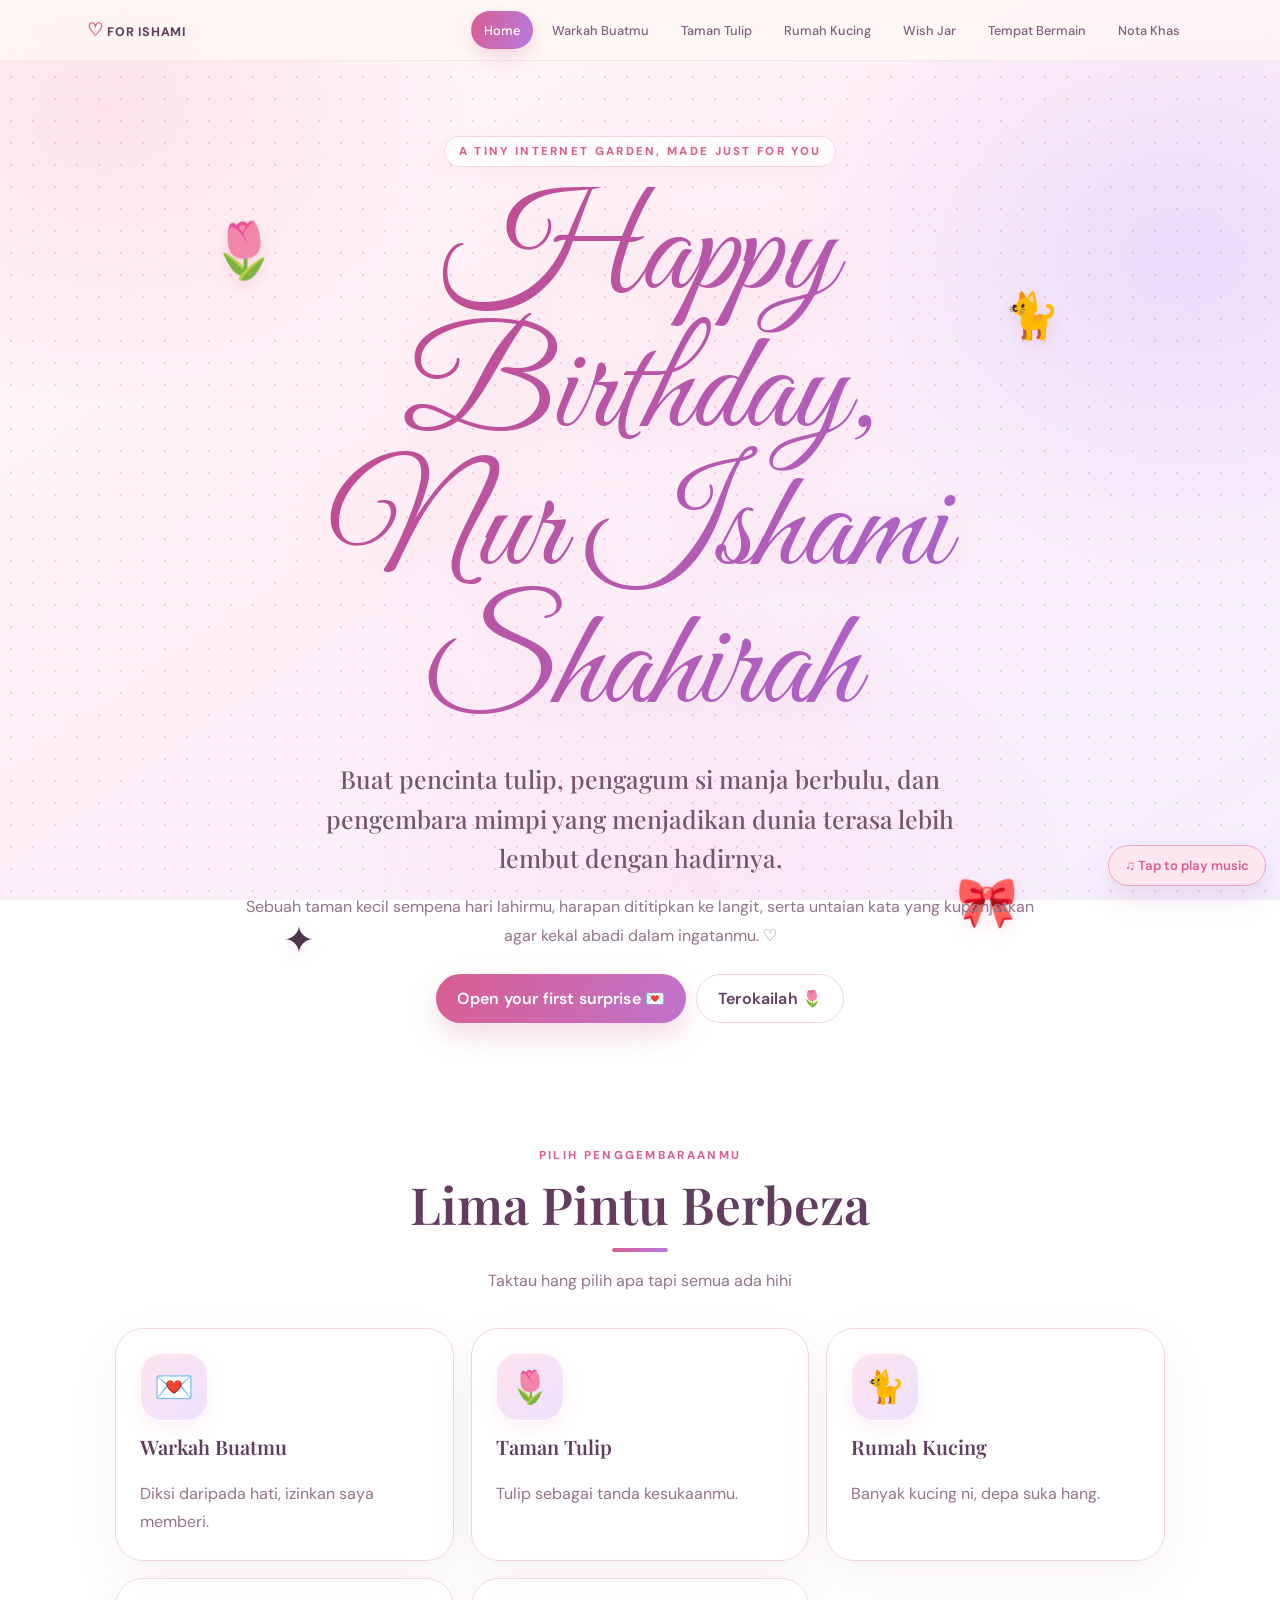
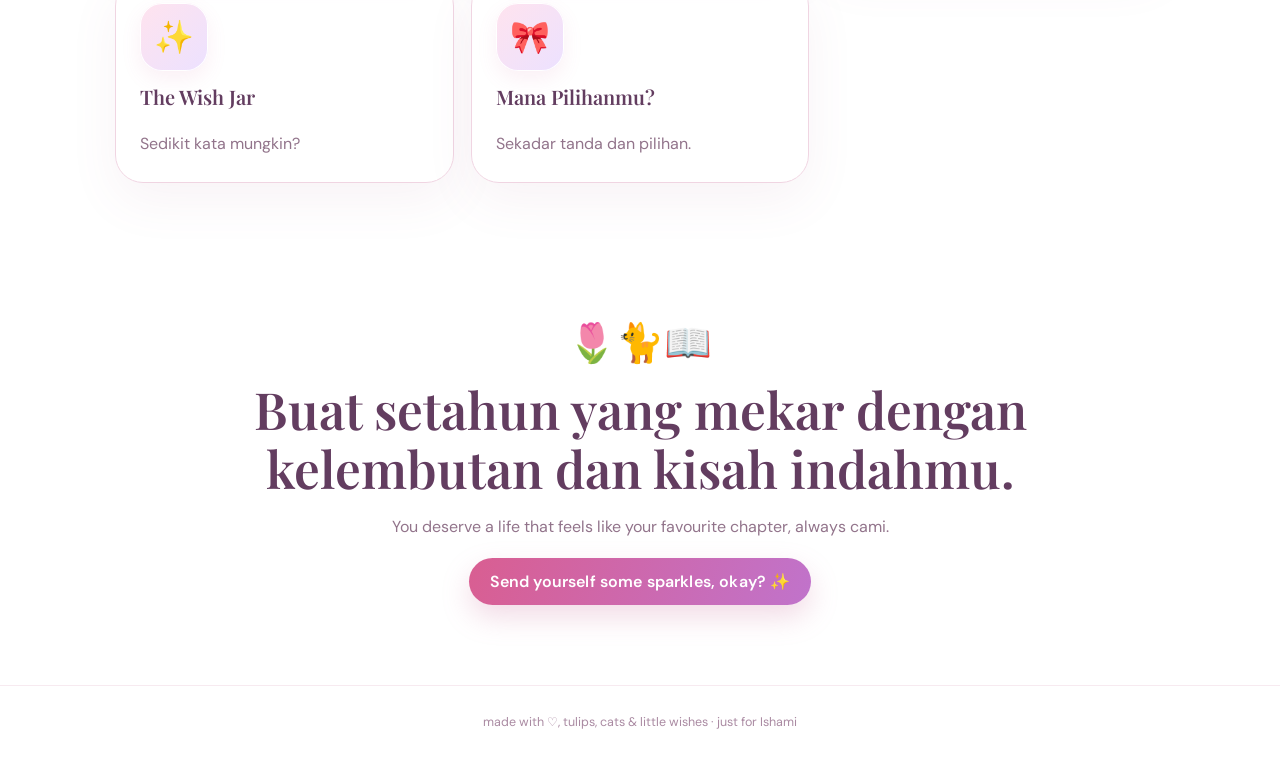
<file: index.html>
<!doctype html>
<html lang="en"><head><meta charset="utf-8"><meta name="viewport" content="width=device-width,initial-scale=1,viewport-fit=cover"><meta name="theme-color" content="#fff4f8"><meta name="description" content="Taman yang indah, seindah namamu."><title>A Birthday Garden | For Ishami ♡</title><link rel="icon" type="image/svg+xml" href="favicon.svg"><link rel="icon" href="favicon.ico" sizes="any"><link rel="apple-touch-icon" href="apple-touch-icon.png"><script src="music.js"></script><link rel="stylesheet" href="style.css"></head><body>
<div class="topbar"><nav class="nav"><a class="brand" href="index.html"><span>♡</span> for Ishami</a><div class="navlinks"><a class="active" href="index.html" aria-current="page">Home</a><a class="" href="letter.html">Warkah Buatmu</a><a class="" href="garden.html">Taman Tulip</a><a class="" href="cats.html">Rumah Kucing</a><a class="" href="wishes.html">Wish Jar</a><a class="" href="adventure.html">Tempat Bermain</a><a class="" href="messages.html">Nota Khas</a></div></nav></div>

<main>
<header class="hero wrap"><span class="float f1">🌷</span><span class="float f2">🐈</span><span class="float f3">✦</span><span class="float f4">🎀</span>
<div class="hero-inner"><div class="eyebrow">a tiny internet garden, made just for you</div><h1>Happy Birthday,<br>Nur Ishami Shahirah</h1><p class="lead">Buat pencinta tulip, pengagum si manja berbulu, dan pengembara mimpi yang menjadikan dunia terasa lebih lembut dengan hadirnya.</p><p class="muted">Sebuah taman kecil sempena hari lahirmu, harapan dititipkan ke langit, serta untaian kata yang kupanjatkan agar kekal abadi dalam ingatanmu. ♡</p><div class="actions"><a class="btn" href="letter.html">Open your first surprise 💌</a><a class="btn secondary" href="garden.html">Terokailah 🌷</a></div></div></header>
<section class="section wrap"><div class="section-head"><div class="kicker">Pilih Penggembaraanmu</div><h2>Lima Pintu Berbeza</h2><p class="muted">Taktau hang pilih apa tapi semua ada hihi</p></div><div class="grid">
<a class="card" href="letter.html"><span class="big">💌</span><h3>Warkah Buatmu</h3><p>Diksi daripada hati, izinkan saya memberi.</p></a>
<a class="card" href="garden.html"><span class="big">🌷</span><h3>Taman Tulip</h3><p>Tulip sebagai tanda kesukaanmu.</p></a>
<a class="card" href="cats.html"><span class="big">🐈</span><h3>Rumah Kucing</h3><p>Banyak kucing ni, depa suka hang.</p></a>
<a class="card" href="wishes.html"><span class="big">✨</span><h3>The Wish Jar</h3><p>Sedikit kata mungkin?</p></a>
<a class="card" href="wishes.html#quiz"><span class="big">🎀</span><h3>Mana Pilihanmu?</h3><p>Sekadar tanda dan pilihan.</p></a>
</div></section><section class="endcap wrap"><div class="end-emoji">🌷🐈📖</div><h2>Buat setahun yang mekar dengan kelembutan dan kisah indahmu.</h2><p class="muted">You deserve a life that feels like your favourite chapter, always cami.</p><button class="btn" data-burst>Send yourself some sparkles, okay? ✨</button></section></main>
<footer class="footer">made with ♡, tulips, cats & little wishes · just for Ishami</footer>
<script src="script.js"></script></body></html>
</file>
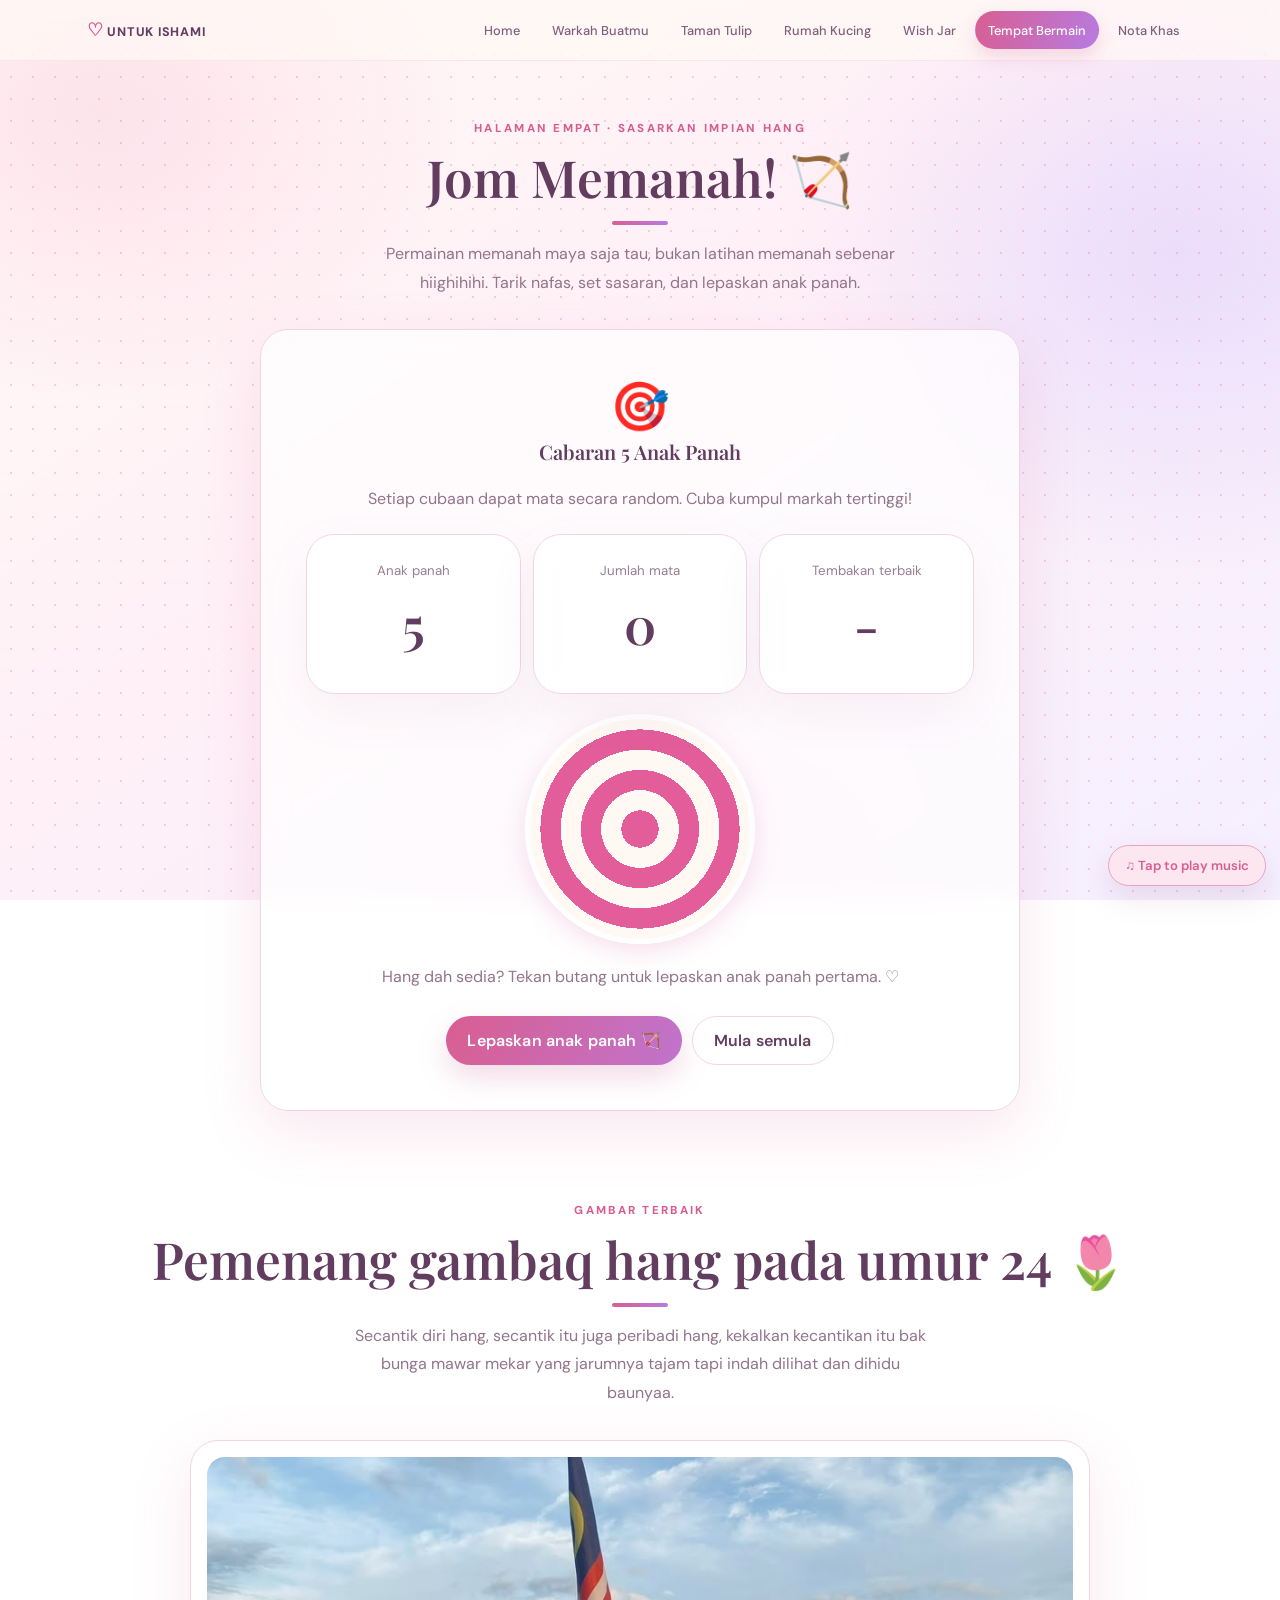
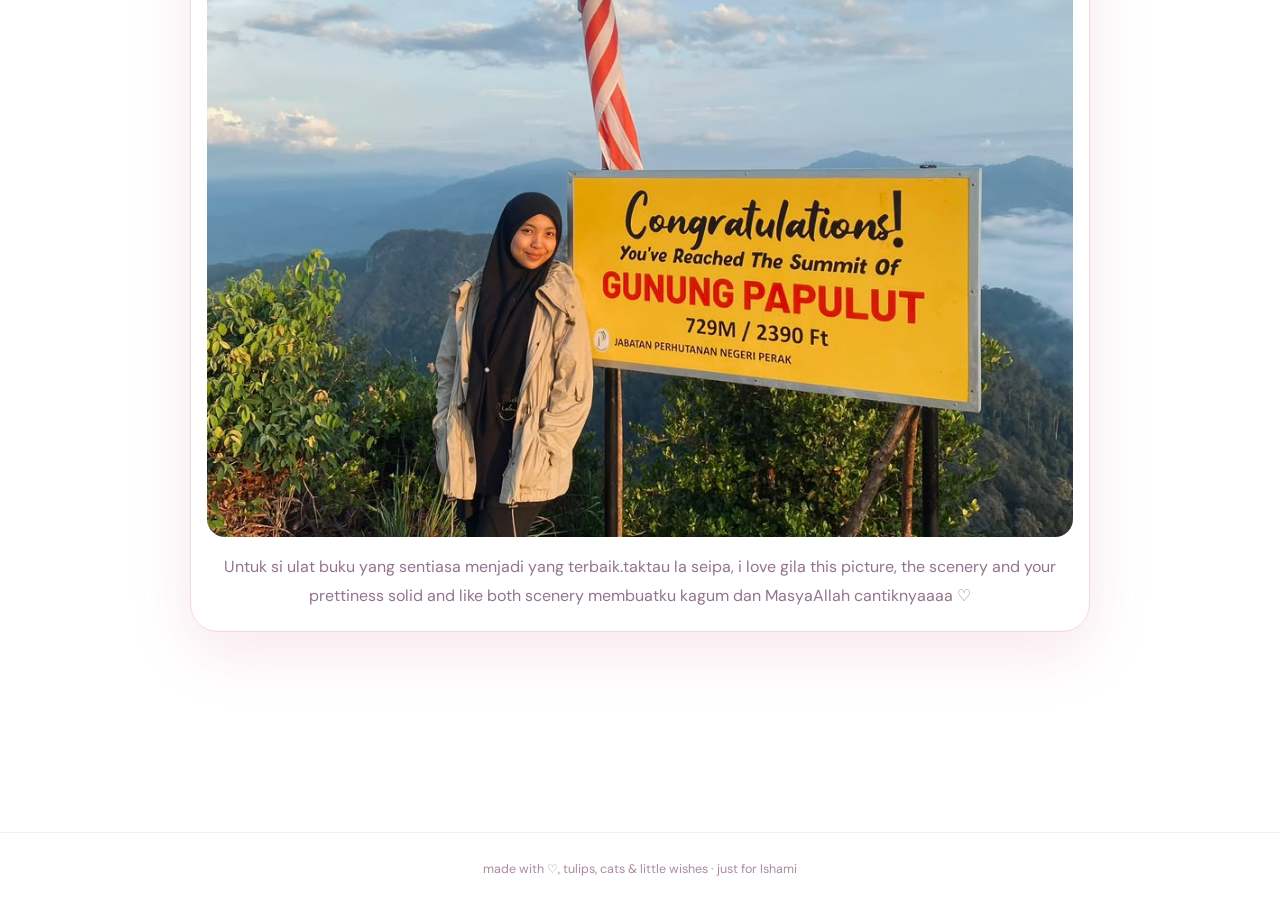
<file: adventure.html>
<!doctype html>
<html lang="ms"><head><meta charset="utf-8"><meta name="viewport" content="width=device-width,initial-scale=1,viewport-fit=cover"><meta name="theme-color" content="#fff4f8"><meta name="description" content="Tempat bermain kecil buat Ishami, dengan permainan memanah dan satu gambar kenangan."><title>Tempat Bermain | Buat Ishami ♡</title><link rel="icon" type="image/svg+xml" href="favicon.svg"><link rel="icon" href="favicon.ico" sizes="any"><link rel="apple-touch-icon" href="apple-touch-icon.png"><script src="music.js"></script><link rel="stylesheet" href="style.css"></head><body>
<div class="topbar"><nav class="nav"><a class="brand" href="index.html"><span>♡</span> untuk Ishami</a><div class="navlinks"><a href="index.html">Home</a><a href="letter.html">Warkah Buatmu</a><a href="garden.html">Taman Tulip</a><a href="cats.html">Rumah Kucing</a><a href="wishes.html">Wish Jar</a><a class="active" href="adventure.html" aria-current="page">Tempat Bermain</a><a href="messages.html">Nota Khas</a></div></nav></div>
<main class="section wrap">
 <div class="section-head"><div class="kicker">halaman empat · sasarkan impian hang</div><h2>Jom Memanah! 🏹</h2><p class="muted">Permainan memanah maya saja tau, bukan latihan memanah sebenar hiighihihi. Tarik nafas, set sasaran, dan lepaskan anak panah.</p></div>
 <section class="panel" style="text-align:center;max-width:760px;margin:0 auto 2rem">
  <div style="font-size:3rem" aria-hidden="true">🎯</div><h3>Cabaran 5 Anak Panah</h3><p class="muted">Setiap cubaan dapat mata secara random. Cuba kumpul markah tertinggi!</p>
  <div class="grid" style="grid-template-columns:repeat(3,minmax(0,1fr));gap:.75rem;margin:1.25rem 0"><div class="card"><span class="tiny">Anak panah</span><h2 id="arrowsLeft">5</h2></div><div class="card"><span class="tiny">Jumlah mata</span><h2 id="archeryScore">0</h2></div><div class="card"><span class="tiny">Tembakan terbaik</span><h2 id="bestShot">-</h2></div></div>
  <div id="target" role="img" aria-label="Sasaran memanah dengan lima gelang warna" style="width:min(230px,65vw);aspect-ratio:1;border-radius:50%;margin:1.2rem auto;background:radial-gradient(circle,#e35d9b 0 12%,#fff8f3 12% 25%,#e35d9b 25% 38%,#fff8f3 38% 51%,#e35d9b 51% 64%,#fff8f3 64% 77%,#d9a0e5 77% 100%);border:5px solid #fff;box-shadow:0 8px 25px #d56ba433;display:grid;place-items:center"><span id="shotMark" style="font-size:2rem;opacity:0">🏹</span></div>
  <p id="archeryMessage" aria-live="polite" class="muted">Hang dah sedia? Tekan butang untuk lepaskan anak panah pertama. ♡</p><div class="actions" style="justify-content:center"><button class="btn" id="shootBtn" type="button">Lepaskan anak panah 🏹</button><button class="btn secondary" id="resetBtn" type="button">Mula semula</button></div>
 </section>
 <section class="section"><div class="section-head"><div class="kicker">gambar terbaik</div><h2>Pemenang gambaq hang pada umur 24 🌷</h2><p class="muted">Secantik diri hang, secantik itu juga peribadi hang, kekalkan kecantikan itu bak bunga mawar mekar yang jarumnya tajam tapi indah dilihat dan dihidu baunyaa.</p></div><figure class="panel" style="padding:clamp(.6rem,2vw,1rem);max-width:900px;margin:0 auto"><img src="images/archery-garden.jpeg" alt="taktau la seipa, i love gila this picture, the scenery and your prettiness solid and like both scenery membuatku kagum dan MasyaAllah cantiknyaaaa" loading="lazy" style="display:block;width:100%;height:auto;max-height:680px;object-fit:cover;border-radius:18px"><figcaption class="muted" style="text-align:center;padding:1rem .5rem .3rem">Untuk si ulat buku yang sentiasa menjadi yang terbaik.taktau la seipa, i love gila this picture, the scenery and your prettiness solid and like both scenery membuatku kagum dan MasyaAllah cantiknyaaaa ♡</figcaption></figure></section>
</main><footer class="footer">made with ♡, tulips, cats & little wishes · just for Ishami</footer>
<script>
(()=>{let shots=0,total=0,best=0;const left=document.getElementById('arrowsLeft'),score=document.getElementById('archeryScore'),bestEl=document.getElementById('bestShot'),msg=document.getElementById('archeryMessage'),mark=document.getElementById('shotMark'),shoot=document.getElementById('shootBtn');const outcomes=[0,2,3,5,7,10];const words={0:'Tersasar sikit! Tak apa, pemanah hebat pun berlatih dulu. ♡',2:'Kena gelang luar! Sikit lagi, hang boleh buat.',3:'Cantik! Anak panah dah kena sasaran. 🎯',5:'Tepat! Bidikan yang elok tu!',7:'Wah, dekat dengan tengah! Hebatnya hang!',10:'BULLSEYE! Tepat di tengah! Padu sungguh! 💗'};function reset(){shots=0;total=0;best=0;left.textContent='5';score.textContent='0';bestEl.textContent='-';msg.textContent='Hang dah sedia? Tekan butang untuk lepaskan anak panah pertama. ♡';mark.style.opacity='0';shoot.disabled=false;shoot.textContent='Lepaskan anak panah 🏹'}shoot.addEventListener('click',()=>{if(shots>=5)return;shots++;const points=outcomes[Math.floor(Math.random()*outcomes.length)];total+=points;best=Math.max(best,points);left.textContent=5-shots;score.textContent=total;bestEl.textContent=best;mark.style.opacity='1';mark.textContent=points===10?'🎯':'🏹';msg.textContent='Tembakan '+shots+'/5 · '+words[points];if(shots===5){shoot.disabled=true;shoot.textContent='Cabaran selesai!';msg.textContent+=' Jumlah akhir hang: '+total+' mata. '+(total>=25?'Juara taman! 🏆':'Nak cuba lagi? Tekan mula semula. ♡')}});document.getElementById('resetBtn').addEventListener('click',reset);})();
</script><script src="script.js"></script></body></html>
</file>
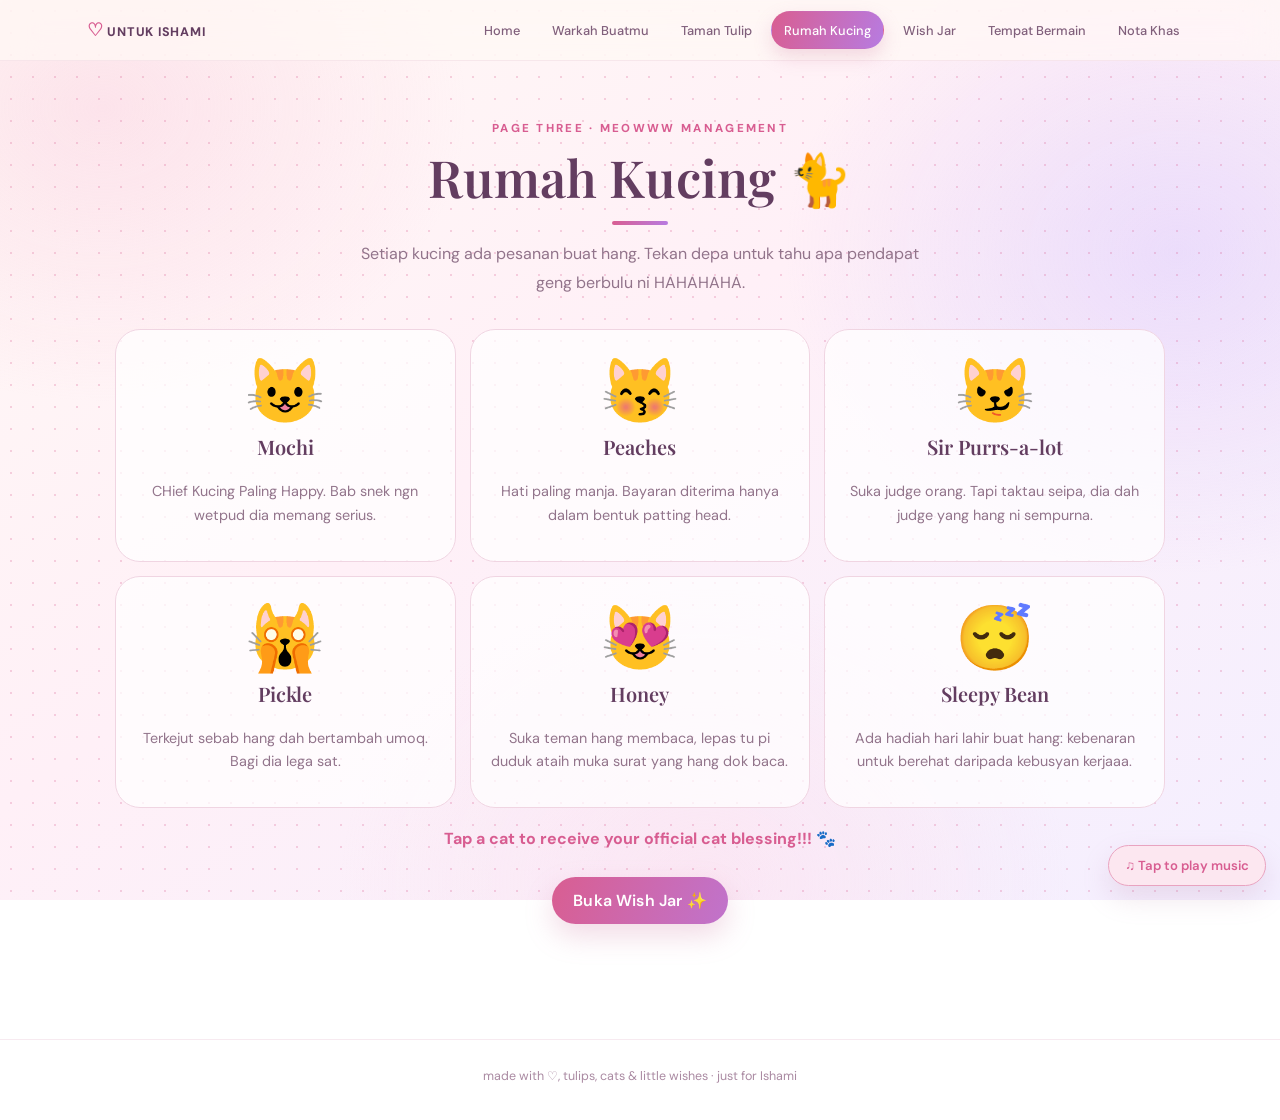
<file: cats.html>
<!doctype html>
<html lang="ms"><head><meta charset="utf-8"><meta name="viewport" content="width=device-width,initial-scale=1,viewport-fit=cover"><meta name="theme-color" content="#fff4f8"><meta name="description" content="A cute birthday garden made with tulips, cats, wishes, and love."><title>Rumah Kucing | Buat Ishami ♡</title><link rel="icon" type="image/svg+xml" href="favicon.svg"><link rel="icon" href="favicon.ico" sizes="any"><link rel="apple-touch-icon" href="apple-touch-icon.png"><script src="music.js"></script><link rel="stylesheet" href="style.css"></head><body>
<div class="topbar"><nav class="nav"><a class="brand" href="index.html"><span>♡</span> untuk Ishami</a><div class="navlinks"><a class="" href="index.html">Home</a><a class="" href="letter.html">Warkah Buatmu</a><a class="" href="garden.html">Taman Tulip</a><a class="active" href="cats.html" aria-current="page">Rumah Kucing</a><a class="" href="wishes.html">Wish Jar</a><a class="" href="adventure.html">Tempat Bermain</a><a class="" href="messages.html">Nota Khas</a></div></nav></div>

<main class="section wrap"><div class="section-head"><div class="kicker">page three · meowww management</div><h2>Rumah Kucing 🐈</h2><p class="muted">Setiap kucing ada pesanan buat hang. Tekan depa untuk tahu apa pendapat geng berbulu ni HAHAHAHA.</p></div><div class="cat-grid">
<button class="cat" data-cat><span class="cat-face">😺</span><h3>Mochi</h3><p>CHief Kucing Paling Happy. Bab snek ngn wetpud dia memang serius.</p></button>
<button class="cat" data-cat><span class="cat-face">😽</span><h3>Peaches</h3><p>Hati paling manja. Bayaran diterima hanya dalam bentuk patting head.</p></button>
<button class="cat" data-cat><span class="cat-face">😼</span><h3>Sir Purrs-a-lot</h3><p>Suka judge orang. Tapi taktau seipa, dia dah judge yang hang ni sempurna.</p></button>
<button class="cat" data-cat><span class="cat-face">🙀</span><h3>Pickle</h3><p>Terkejut sebab hang dah bertambah umoq. Bagi dia lega sat.</p></button>
<button class="cat" data-cat><span class="cat-face">😻</span><h3>Honey</h3><p>Suka teman hang membaca, lepas tu pi duduk ataih muka surat yang hang dok baca.</p></button>
<button class="cat" data-cat><span class="cat-face">😴</span><h3>Sleepy Bean</h3><p>Ada hadiah hari lahir buat hang: kebenaran untuk berehat daripada kebusyan kerjaaa.</p></button>
</div><div class="cat-status" id="catStatus">Tap a cat to receive your official cat blessing!!! 🐾</div><div class="actions"><a class="btn" href="wishes.html">Buka Wish Jar ✨</a></div></main>
<footer class="footer">made with ♡, tulips, cats & little wishes · just for Ishami</footer>
<script src="script.js"></script></body></html>
</file>
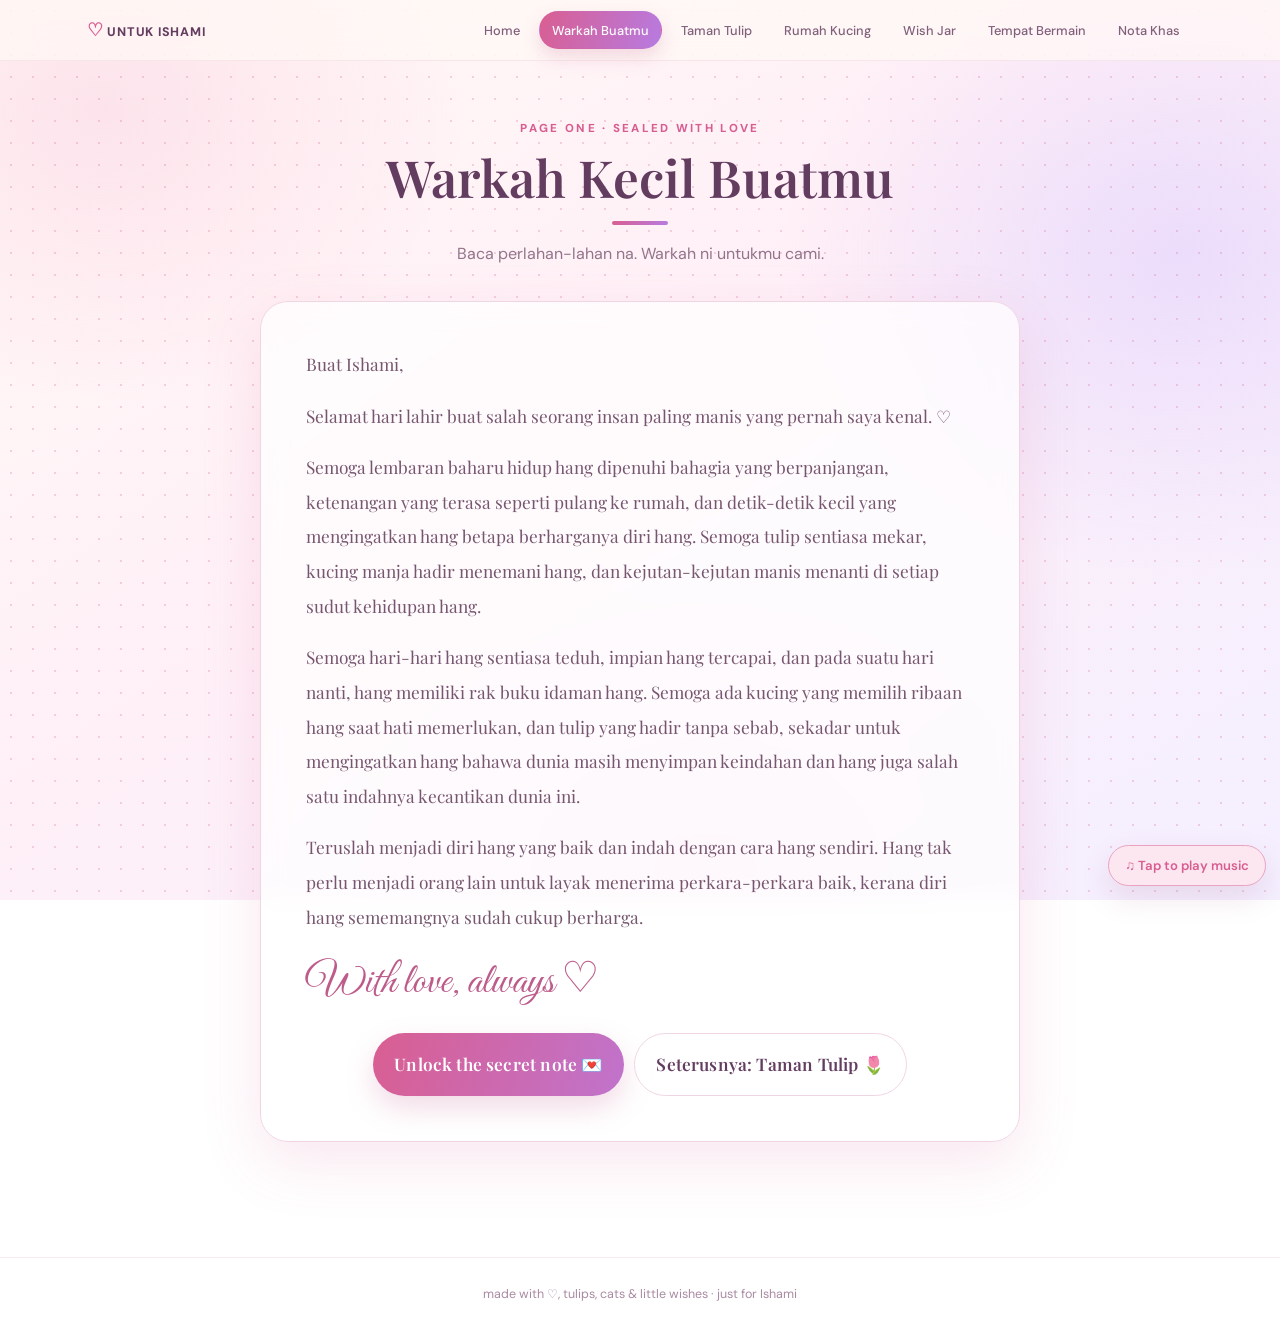
<file: letter.html>
<!doctype html>
<html lang="ms"><head><meta charset="utf-8"><meta name="viewport" content="width=device-width,initial-scale=1,viewport-fit=cover"><meta name="theme-color" content="#fff4f8"><meta name="description" content="A cute birthday garden made with tulips, cats, wishes, and love."><title>Warkah Buatmu | Buat Ishami ♡</title><link rel="icon" type="image/svg+xml" href="favicon.svg"><link rel="icon" href="favicon.ico" sizes="any"><link rel="apple-touch-icon" href="apple-touch-icon.png"><script src="music.js"></script><link rel="stylesheet" href="style.css"></head><body>
<div class="topbar"><nav class="nav"><a class="brand" href="index.html"><span>♡</span> untuk Ishami</a><div class="navlinks"><a class="" href="index.html">Home</a><a class="active" href="letter.html" aria-current="page">Warkah Buatmu</a><a class="" href="garden.html">Taman Tulip</a><a class="" href="cats.html">Rumah Kucing</a><a class="" href="wishes.html">Wish Jar</a><a class="" href="adventure.html">Tempat Bermain</a><a class="" href="messages.html">Nota Khas</a></div></nav></div>

<main class="section wrap">
  <div class="section-head">
    <div class="kicker">page one · sealed with love</div>
    <h2>Warkah Kecil Buatmu</h2>
    <p class="muted">Baca perlahan-lahan na. Warkah ni untukmu cami.</p>
  </div>

  <article class="panel letter-text">
    <p>Buat Ishami,</p>

    <p>Selamat hari lahir buat salah seorang insan paling manis yang pernah saya kenal. ♡</p>

    <p>Semoga lembaran baharu hidup hang dipenuhi bahagia yang berpanjangan, ketenangan yang terasa seperti pulang ke rumah, dan detik-detik kecil yang mengingatkan hang betapa berharganya diri hang. Semoga tulip sentiasa mekar, kucing manja hadir menemani hang, dan kejutan-kejutan manis menanti di setiap sudut kehidupan hang.</p>

    <p>Semoga hari-hari hang sentiasa teduh, impian hang tercapai, dan pada suatu hari nanti, hang memiliki rak buku idaman hang. Semoga ada kucing yang memilih ribaan hang saat hati memerlukan, dan tulip yang hadir tanpa sebab, sekadar untuk mengingatkan hang bahawa dunia masih menyimpan keindahan dan hang juga salah satu indahnya kecantikan dunia ini.</p>

    <p>Teruslah menjadi diri hang yang baik dan indah dengan cara hang sendiri. Hang tak perlu menjadi orang lain untuk layak menerima perkara-perkara baik, kerana diri hang sememangnya sudah cukup berharga.</p>

    <div id="secretLetter" class="hidden">
      <div class="divider"></div>

      <p>And whenever life gets a little heavy, remember that even the loveliest stories have difficult chapters. It never means the story has lost its beauty. Hang lebih bermakna daripada yang hang sangka, dan dunia ini lebih indah kerana adanya hang.</p>

      <p>Here's to another year of pretty skies u can see with silly laughs, unexpected adventures, perhaps Gunung Kinabalu next? and beautiful things finding their way to you, insya Allah. And maybe next year, some surprises? 🌷</p>

      <p>Sanah Helwah, Barakallah fii umrik Cami! Semoga Allah memberkati usiamu, memanjangkan umurmu dalam kebaikan, serta melimpahkan rezeki yang halal dan berkat. Insya Allah.</p>
      
      <p>Dan andai takdir masih sudi menulis nama kita dalam helaian kisah yang sama, semoga segala perjalanan, doa dan penantian ini akhirnya menemukan kita di sebuah hari yang paling indah. Hari saat dua hati dipertemukan bukan sekadar kerana cinta, tetapi kerana restu dan reda-Nya. Semoga kita bertemu lagi, bukan hanya sebagai dua insan yang saling menyayangi, tetapi sebagai dua jiwa yang bersedia mengikat janji dalam akad cinta yang halal, diberkati dan diredai Allah. Semoga segala yang baik-baik menemukan jalannya kepada kita, dan semoga pengakhiran yang kita impikan menjadi permulaan kepada sebuah kehidupan bersama yang penuh sakinah, mawaddah dan rahmah..</p>
      
      <p>Sampai kita bertemu di hari itu, Nur Ishami Shahirah. Semoga Allah menjaga hang, menjaga aku, dan menjaga segala yang sedang kita usahakan, hingga tiba waktunya kita saling menyambut dengan senyuman dan lafaz yang menghalalkan cinta. 🤍🌷.</p>

      <p><strong>Selamat menulis lembaran baharu, Ishami. Semoga kisah selepas ini menjadi antara kisah yang terindah buatmu Cami. ♡</strong></p>
    </div>

    <div class="signature">With love, always ♡</div>

    <div class="actions">
      <button class="btn" id="letterBtn">Unlock the secret note 💌</button>
      <a class="btn secondary" href="garden.html">Seterusnya: Taman Tulip 🌷</a>
    </div>
  </article>
</main>
<footer class="footer">made with ♡, tulips, cats & little wishes · just for Ishami</footer>
<script src="script.js"></script></body></html>
</file>
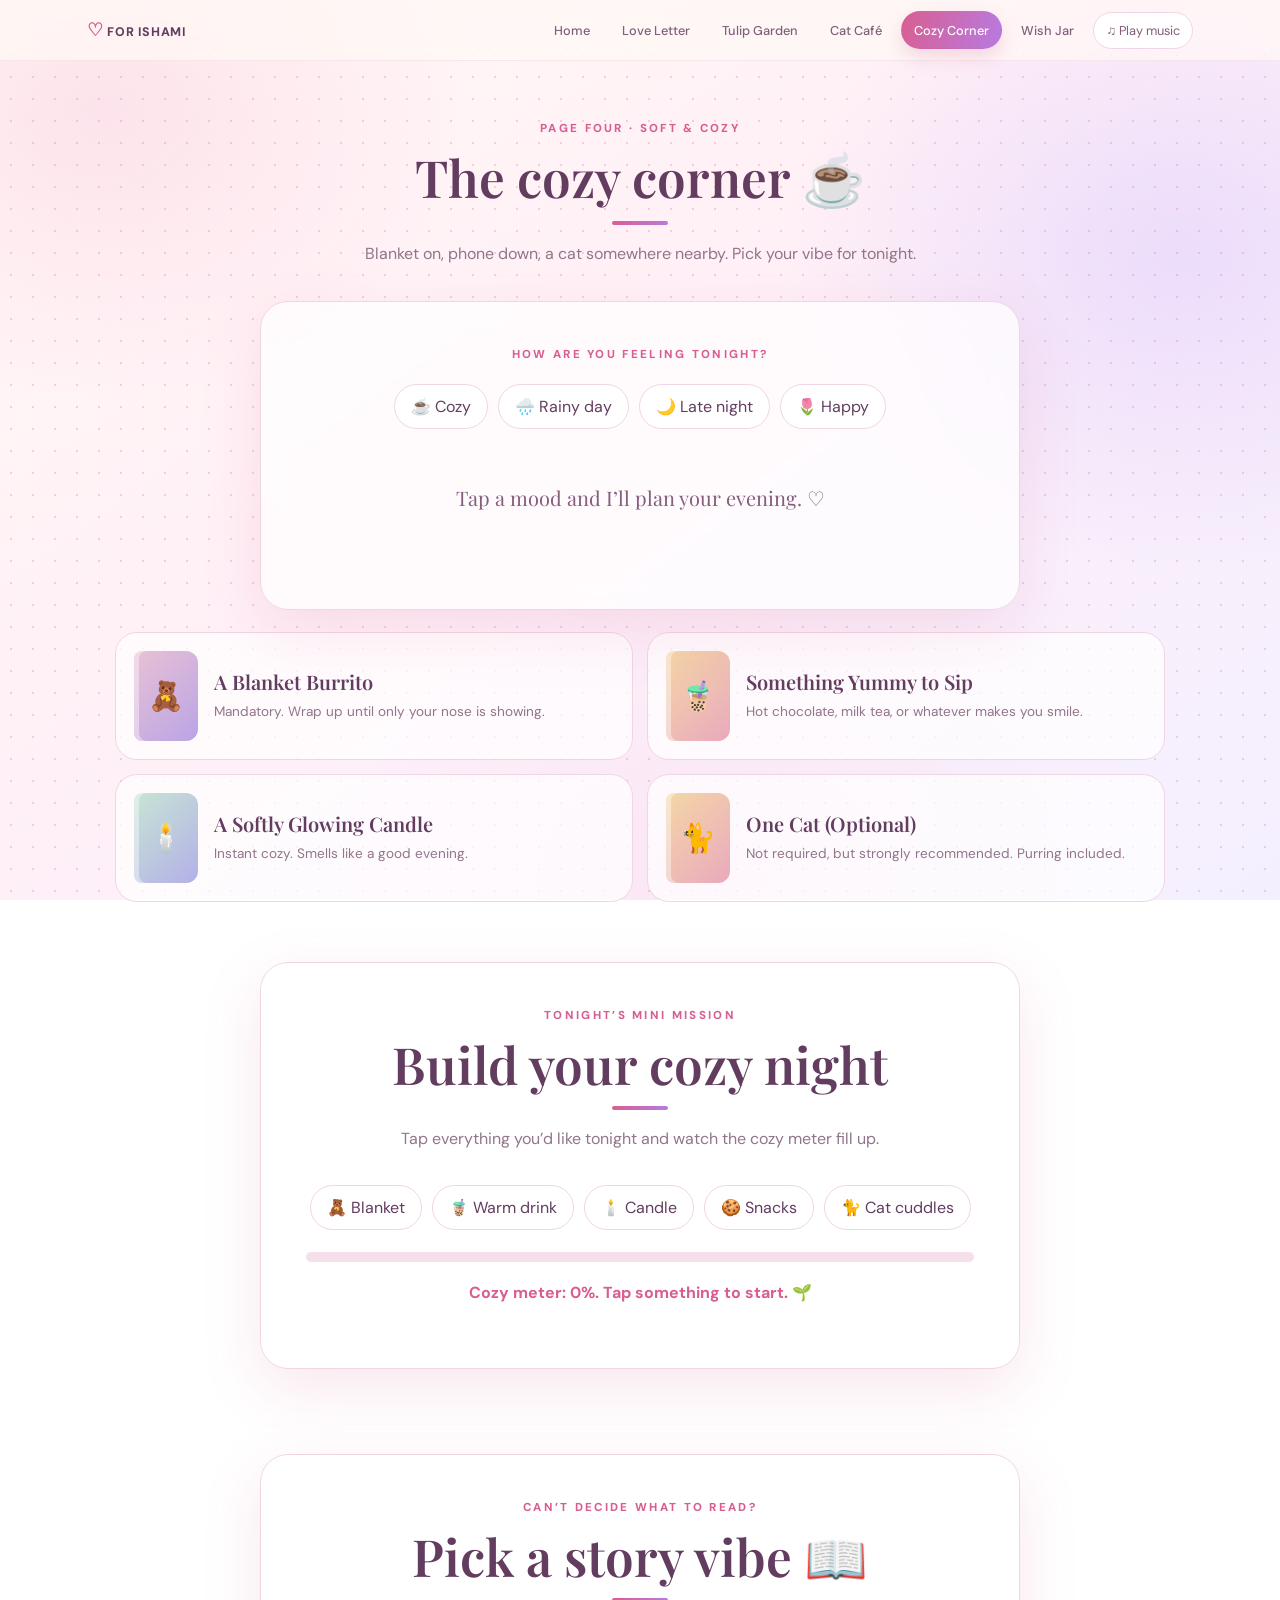
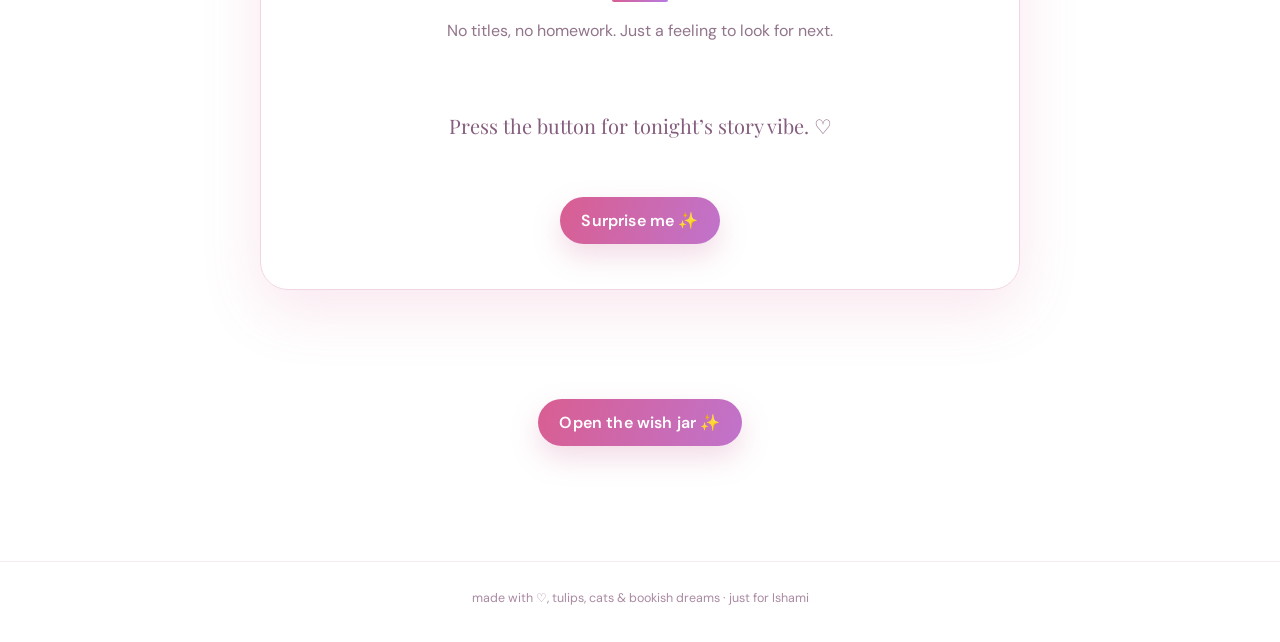
<file: library.html>
<!doctype html>
<html lang="en"><head><meta charset="utf-8"><meta name="viewport" content="width=device-width,initial-scale=1"><meta name="theme-color" content="#fff4f8"><meta name="description" content="A cute birthday garden made with tulips, cats, books, and love."><title>The Cozy Corner | For Ishami ♡</title><link rel="icon" type="image/svg+xml" href="favicon.svg"><link rel="icon" href="favicon.ico" sizes="any"><link rel="apple-touch-icon" href="apple-touch-icon.png"><script src="lock.js"></script><link rel="stylesheet" href="style.css"></head><body>
<div class="topbar"><nav class="nav"><a class="brand" href="index.html"><span>♡</span> for Ishami</a><div class="navlinks"><a class="" href="index.html">Home</a><a class="" href="letter.html">Love Letter</a><a class="" href="garden.html">Tulip Garden</a><a class="" href="cats.html">Cat Café</a><a class="active" href="library.html">Cozy Corner</a><a class="" href="wishes.html">Wish Jar</a><button class="music-btn" id="musicBtn" aria-pressed="false">♫ Play music</button></div></nav></div>

<main class="section wrap"><div class="section-head"><div class="kicker">page four · soft &amp; cozy</div><h2>The cozy corner ☕</h2><p class="muted">Blanket on, phone down, a cat somewhere nearby. Pick your vibe for tonight.</p></div>

<div class="panel"><div class="kicker" style="text-align:center">how are you feeling tonight?</div>
<div class="quiz-options" id="moods"><button data-mood="cozy">☕ Cozy</button><button data-mood="rainy">🌧️ Rainy day</button><button data-mood="late">🌙 Late night</button><button data-mood="happy">🌷 Happy</button></div>
<div class="wish-output" id="moodOutput">Tap a mood and I’ll plan your evening. ♡</div></div>

<div class="book-list" style="margin-top:22px">
<div class="book"><div class="book-cover">🧸</div><div><h3>A Blanket Burrito</h3><p>Mandatory. Wrap up until only your nose is showing.</p></div></div>
<div class="book"><div class="book-cover">🧋</div><div><h3>Something Yummy to Sip</h3><p>Hot chocolate, milk tea, or whatever makes you smile.</p></div></div>
<div class="book"><div class="book-cover">🕯️</div><div><h3>A Softly Glowing Candle</h3><p>Instant cozy. Smells like a good evening.</p></div></div>
<div class="book"><div class="book-cover">🐈</div><div><h3>One Cat (Optional)</h3><p>Not required, but strongly recommended. Purring included.</p></div></div>
</div>

<section class="section"><div class="panel"><div class="section-head"><div class="kicker">tonight’s mini mission</div><h2>Build your cozy night</h2><p class="muted">Tap everything you’d like tonight and watch the cozy meter fill up.</p></div>
<div class="quiz-options" id="cozyItems"><button data-cozy>🧸 Blanket</button><button data-cozy>🧋 Warm drink</button><button data-cozy>🕯️ Candle</button><button data-cozy>🍪 Snacks</button><button data-cozy>🐈 Cat cuddles</button></div>
<div class="progress"><span id="cozyBar"></span></div><p class="cat-status" id="cozyMsg">Cozy meter: 0%. Tap something to start. 🌱</p></div></section>

<section class="section" style="padding-top:0"><div class="panel"><div class="section-head"><div class="kicker">can’t decide what to read?</div><h2>Pick a story vibe 📖</h2><p class="muted">No titles, no homework. Just a feeling to look for next.</p></div>
<div class="wish-output" id="readOutput">Press the button for tonight’s story vibe. ♡</div>
<div class="actions"><button class="btn" id="readBtn">Surprise me ✨</button></div></div></section>

<div class="actions"><a class="btn" href="wishes.html">Open the wish jar ✨</a></div></main>
<footer class="footer">made with ♡, tulips, cats & bookish dreams · just for Ishami</footer>
<script src="script.js"></script></body></html>
</file>
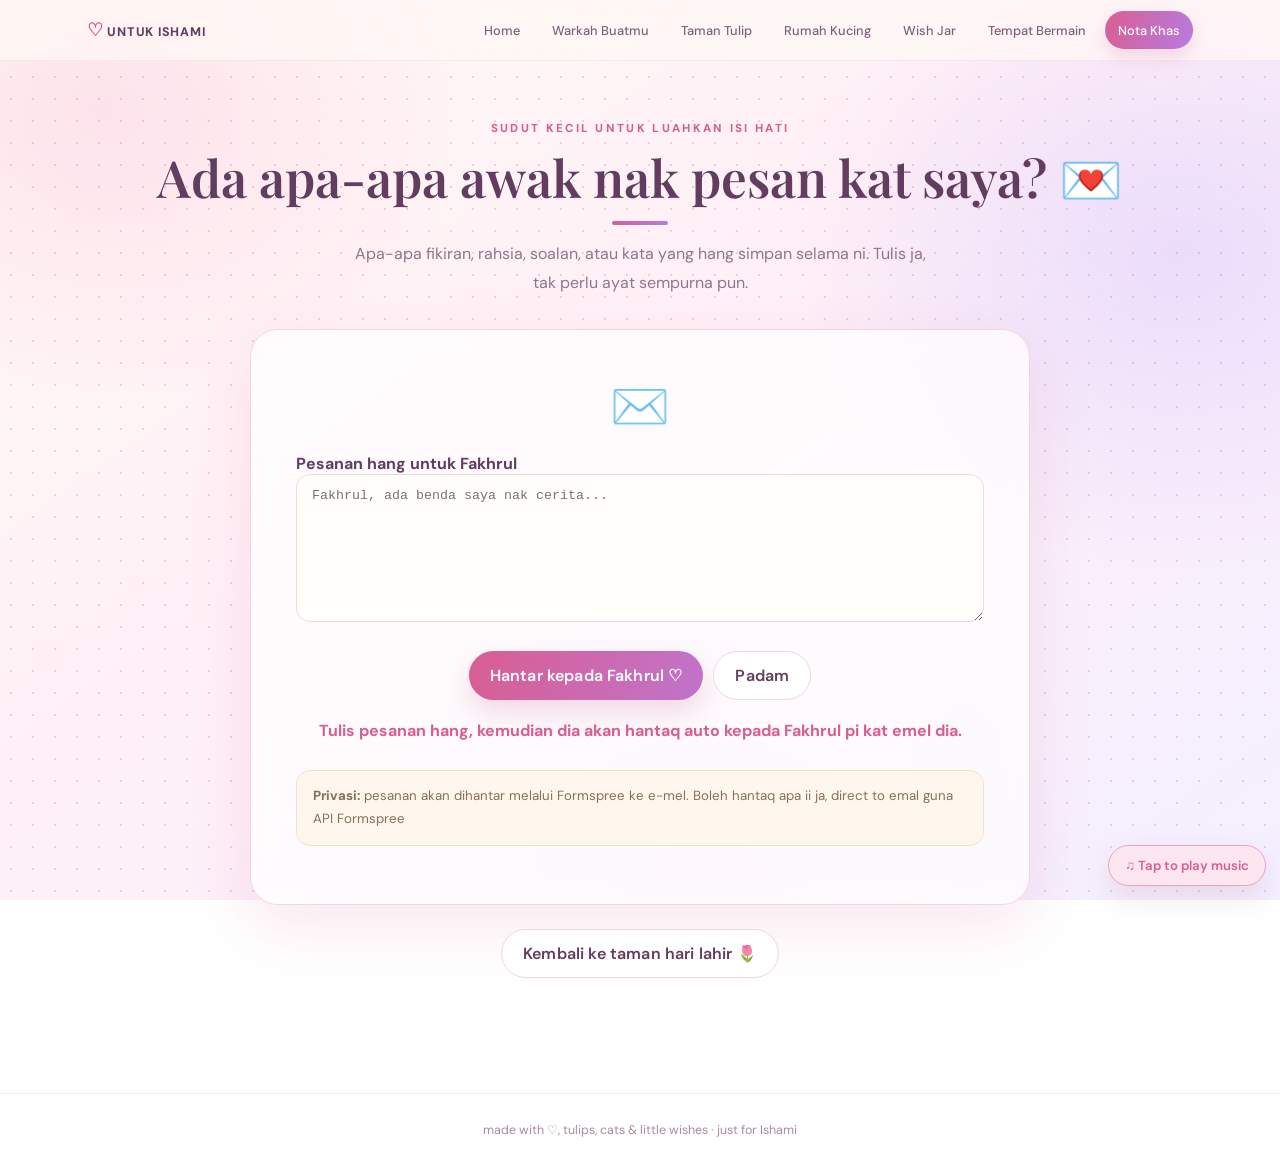
<file: messages.html>
<!doctype html>
<html lang="ms"><head><meta charset="utf-8"><meta name="viewport" content="width=device-width,initial-scale=1,viewport-fit=cover"><meta name="theme-color" content="#fff4f8"><meta name="description" content="A quiet place to leave a message for Fakhrul."><title>Nota Khas Buat Fakhrul | Buat Ishami ♡</title><link rel="icon" type="image/svg+xml" href="favicon.svg"><link rel="icon" href="favicon.ico" sizes="any"><link rel="apple-touch-icon" href="apple-touch-icon.png"><script src="music.js"></script><link rel="stylesheet" href="style.css"></head><body>
<div class="topbar"><nav class="nav"><a class="brand" href="index.html"><span>♡</span> untuk Ishami</a><div class="navlinks"><a class="" href="index.html">Home</a><a class="" href="letter.html">Warkah Buatmu</a><a class="" href="garden.html">Taman Tulip</a><a class="" href="cats.html">Rumah Kucing</a><a class="" href="wishes.html">Wish Jar</a><a class="" href="adventure.html">Tempat Bermain</a><a class="active" href="messages.html" aria-current="page">Nota Khas</a></div></nav></div>
<main class="section wrap"><div class="section-head"><div class="kicker">sudut kecil untuk luahkan isi hati</div><h2>Ada apa-apa awak nak pesan kat saya? 💌</h2><p class="muted">Apa-apa fikiran, rahsia, soalan, atau kata yang hang simpan selama ni. Tulis ja, tak perlu ayat sempurna pun.</p></div>
<div class="panel private-note-panel"><div class="private-note-icon">✉️</div><label for="privateMessage">Pesanan hang untuk Fakhrul</label><textarea id="privateMessage" rows="8" placeholder="Fakhrul, ada benda saya nak cerita..."></textarea><div class="actions"><button class="btn" id="sendMessage" type="button">Hantar kepada Fakhrul ♡</button><button class="btn secondary" id="clearMessage" type="button">Padam</button></div><div id="messageStatus" class="cat-status" aria-live="polite">Tulis pesanan hang, kemudian dia akan hantaq auto kepada Fakhrul pi kat emel dia.</div><div id="sealedNote" class="sealed-note hidden"><div class="kicker">pesanan termeterai</div><p id="sealedText"></p></div><p class="tiny privacy-note"><strong>Privasi:</strong> pesanan akan dihantar melalui Formspree ke e-mel. Boleh hantaq apa ii ja, direct to emal guna API Formspree</p></div>
<div class="actions"><a class="btn secondary" href="index.html">Kembali ke taman hari lahir 🌷</a></div></main>
<footer class="footer">made with ♡, tulips, cats & little wishes · just for Ishami</footer>
<script>
(function(){
 const input=document.getElementById('privateMessage'),status=document.getElementById('messageStatus'),sealed=document.getElementById('sealedNote'),sealedText=document.getElementById('sealedText');
 const endpoint='https://formspree.io/f/mkjodven';
 try{input.value=localStorage.getItem('ishamiPrivateNote')||'';}catch(e){}
 document.getElementById('sendMessage').addEventListener('click',async function(){
   const value=input.value.trim();
   if(!value){status.textContent='Tulis sesuatu dulu. Satu ayat pun dah cukup. ♡';return;}
   const button=this; button.disabled=true; button.textContent='Sedang menghantar…'; status.textContent='Sedang menghantar pesanan hang melalui servis borang…';
   const data=new FormData(); data.append('message',value); data.append('_subject','A birthday note for Fakhrul ♡'); data.append('page','Birthday Garden private note');
   try{
     const response=await fetch(endpoint,{method:'POST',body:data,headers:{'Accept':'application/json'}});
     if(response.ok){status.textContent='Pesanan hang dah dihantar! Cuba semak peti masuk e-mel nanti. ♡';sealedText.textContent=value;sealed.classList.add('show');try{localStorage.setItem('ishamiPrivateNote',value);}catch(e){}}
     else {let detail='Please try again in a moment.';try{const result=await response.json();if(result.errors)detail=result.errors.map(x=>x.message).join(' ');}catch(e){}status.textContent='Pesanan tak berjaya dihantar. '+detail+' If this is your first submission, check whether Formspree requires email confirmation.';}
   }catch(e){status.textContent='Tak dapat sambung. Periksa internet dan cuba lagi.';}
   finally{button.disabled=false;button.textContent='Hantar kepada Fakhrul ♡';}
 });
 document.getElementById('sealMessage').addEventListener('click',function(){const value=input.value.trim();if(!value){status.textContent='Tulis sesuatu dulu. Satu ayat pun dah cukup. ♡';return;}try{localStorage.setItem('ishamiPrivateNote',value);status.textContent='Disimpan dalam peranti ni sahaja. Tekan “Hantar kepada Fakhrul” untuk e-melkan.';}catch(e){status.textContent='Could not save in this browser, but your note is still here until you leave this page.';}sealedText.textContent=value;sealed.classList.add('show');});
 document.getElementById('copyMessage').addEventListener('click',async function(){if(!input.value.trim()){status.textContent='Belum ada pesanan untuk disalin.';return;}try{await navigator.clipboard.writeText(input.value);status.textContent='Dah disalin. ♡';}catch(e){input.focus();input.select();status.textContent='Select the text above and copy it manually.';}});
 document.getElementById('clearMessage').addEventListener('click',function(){input.value='';try{localStorage.removeItem('ishamiPrivateNote');}catch(e){}sealed.classList.remove('show');status.textContent='Pesanan dalam peranti ni dah dipadam.';});
})();
</script><script src="script.js"></script></body></html>
</file>
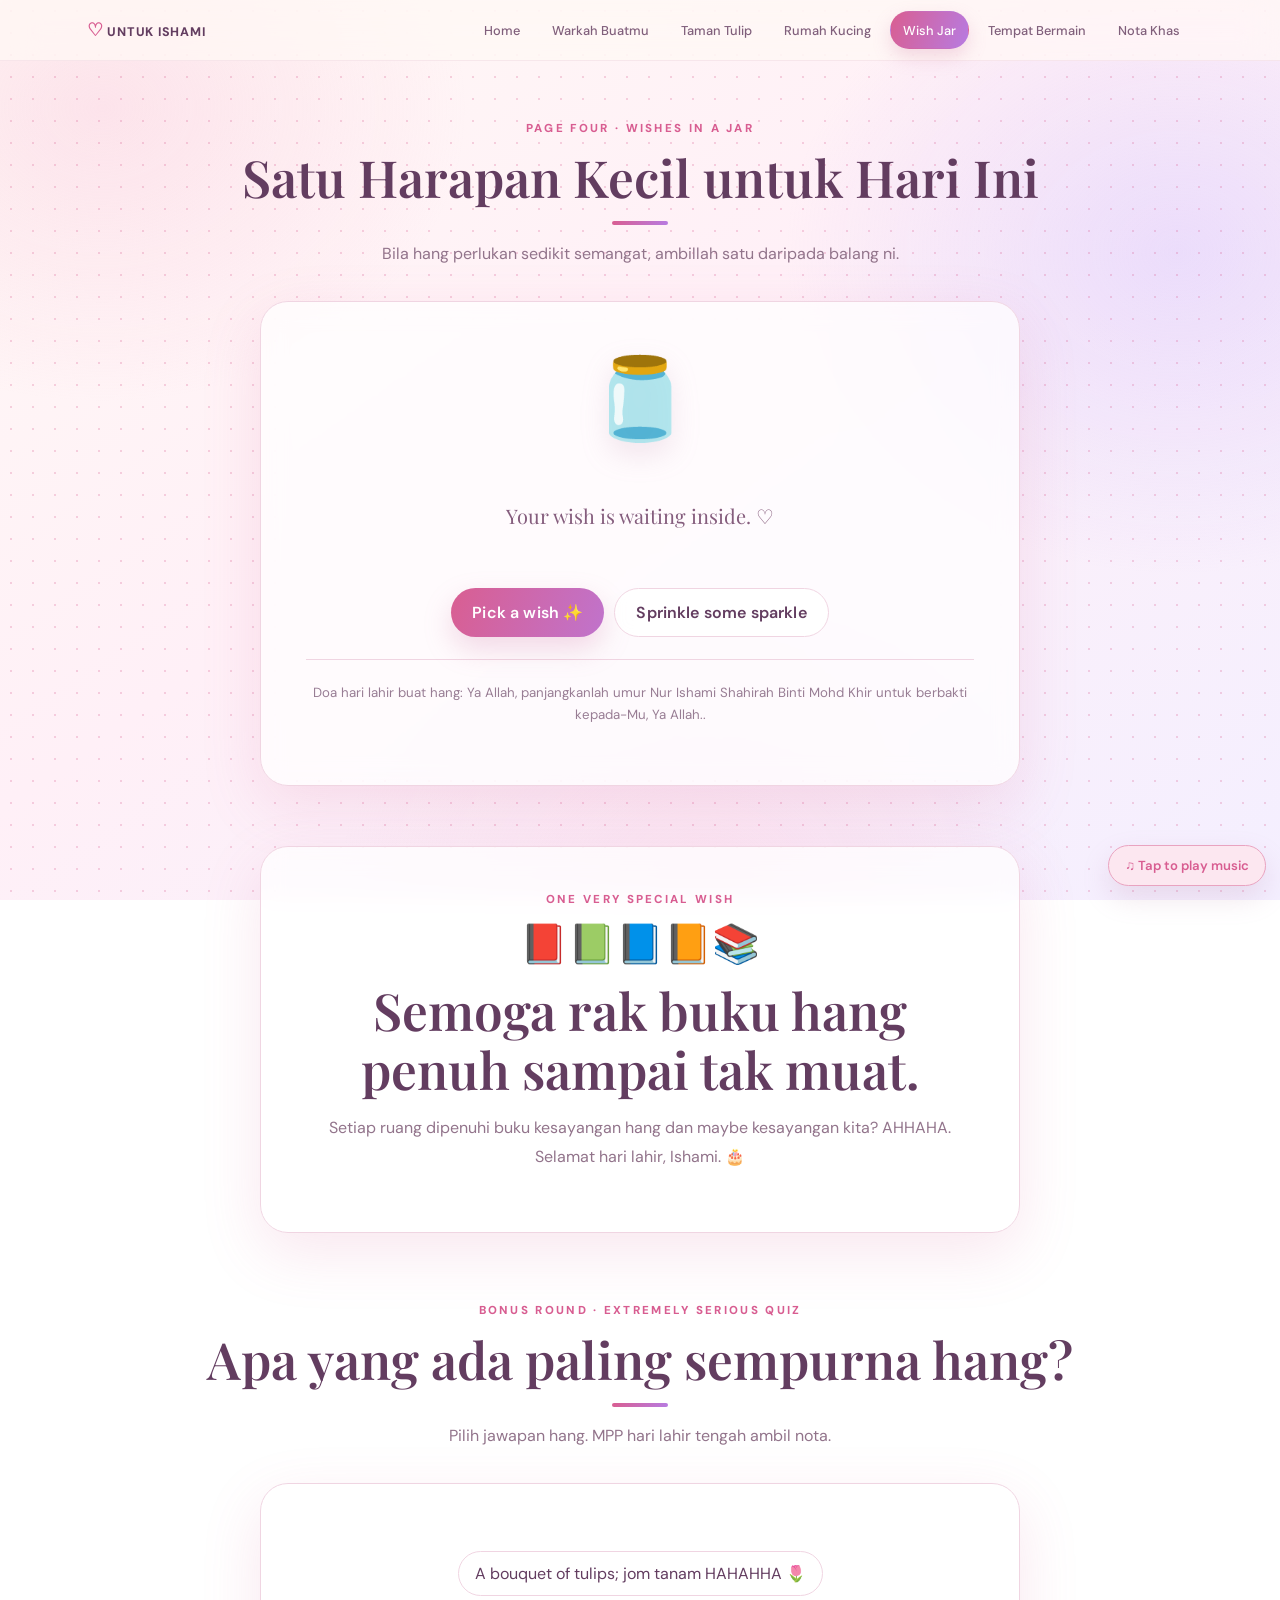
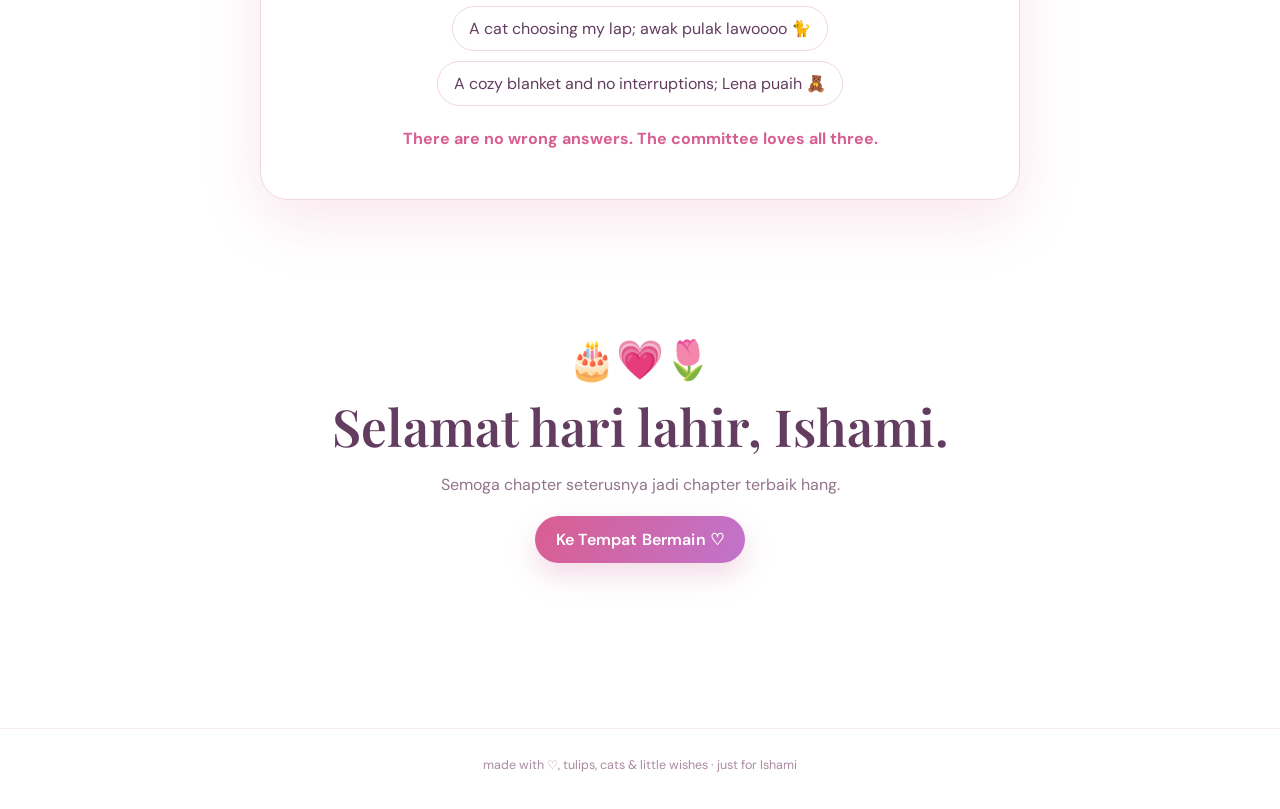
<file: wishes.html>
<!doctype html>
<html lang="ms"><head><meta charset="utf-8"><meta name="viewport" content="width=device-width,initial-scale=1,viewport-fit=cover"><meta name="theme-color" content="#fff4f8"><meta name="description" content="A cute birthday garden made with tulips, cats, wishes, and love."><title>Wish Jar | Buat Ishami ♡</title><link rel="icon" type="image/svg+xml" href="favicon.svg"><link rel="icon" href="favicon.ico" sizes="any"><link rel="apple-touch-icon" href="apple-touch-icon.png"><script src="music.js"></script><link rel="stylesheet" href="style.css"></head><body>
<div class="topbar"><nav class="nav"><a class="brand" href="index.html"><span>♡</span> untuk Ishami</a><div class="navlinks"><a class="" href="index.html">Home</a><a class="" href="letter.html">Warkah Buatmu</a><a class="" href="garden.html">Taman Tulip</a><a class="" href="cats.html">Rumah Kucing</a><a class="active" href="wishes.html" aria-current="page">Wish Jar</a><a class="" href="adventure.html">Tempat Bermain</a><a class="" href="messages.html">Nota Khas</a></div></nav></div>

<main class="section wrap"><div class="section-head"><div class="kicker">page four · wishes in a jar</div><h2>Satu Harapan Kecil untuk Hari Ini</h2><p class="muted">Bila hang perlukan sedikit semangat, ambillah satu daripada balang ni.</p></div><div class="panel"><span class="jar">🫙</span><div class="wish-output" id="wishOutput">Your wish is waiting inside. ♡</div><div class="actions"><button class="btn" id="wishBtn">Pick a wish ✨</button><button class="btn secondary" data-burst>Sprinkle some sparkle</button></div><div class="divider"></div><p class="tiny" style="text-align:center">Doa hari lahir buat hang: Ya Allah, panjangkanlah umur Nur Ishami Shahirah Binti Mohd Khir untuk berbakti kepada-Mu, Ya Allah..</p></div>
<section class="section" style="padding-bottom:10px"><div class="panel" style="text-align:center"><div class="kicker">one very special wish</div><div style="font-size:2.4rem;margin:12px 0">📕📗📘📙📚</div><h2>Semoga rak buku hang penuh sampai tak muat.</h2><p class="muted">Setiap ruang dipenuhi buku kesayangan hang dan maybe kesayangan kita? AHHAHA. Selamat hari lahir, Ishami. 🎂</p></div></section>
<section class="section" id="quiz"><div class="section-head"><div class="kicker">bonus round · extremely serious quiz</div><h2>Apa yang ada paling sempurna hang?</h2><p class="muted">Pilih jawapan hang. MPP hari lahir tengah ambil nota.</p></div><div class="panel"><div class="quiz-options"><button data-answer="tulips">A bouquet of tulips; jom tanam HAHAHHA 🌷</button><button data-answer="cats">A cat choosing my lap; awak pulak lawoooo 🐈</button><button data-answer="cozy">A cozy blanket and no interruptions; Lena puaih 🧸</button></div><div class="answer" id="quizAnswer">There are no wrong answers. The committee loves all three.</div></div></section>
<section class="endcap"><div class="end-emoji">🎂💗🌷</div><h2>Selamat hari lahir, Ishami.</h2><p class="muted">Semoga chapter seterusnya jadi chapter terbaik hang.</p><a class="btn" href="adventure.html">Ke Tempat Bermain ♡</a></section></main>
<footer class="footer">made with ♡, tulips, cats & little wishes · just for Ishami</footer>
<script src="script.js"></script></body></html>
</file>
<file: style.css>
@import url('https://fonts.googleapis.com/css2?family=DM+Sans:wght@400;500;600;700&family=Great+Vibes&family=Playfair+Display:wght@500;600;700&display=swap');
:root{--rose:#d85d91;--rose2:#f5a9c8;--plum:#633d60;--ink:#4e354d;--muted:#92748b;--cream:#fff9f5;--lilac:#eee5ff;--card:#fffdfbe8;--line:#f0d5e2;--shadow:0 18px 50px #9c5b8212}
*{box-sizing:border-box}html{scroll-behavior:smooth}body{margin:0;min-height:100vh;color:var(--ink);font-family:"DM Sans",sans-serif;background:linear-gradient(145deg,#fff9f5,#fff0f7 48%,#f4efff);overflow-x:hidden}
body:before{content:"";position:fixed;inset:0;z-index:-1;pointer-events:none;opacity:.25;background-image:radial-gradient(#d85d91 1px,transparent 1px);background-size:22px 22px}
a{color:inherit;text-decoration:none}button,input{font:inherit}button{cursor:pointer}.topbar{position:sticky;top:0;z-index:20;background:#fff9f5d9;backdrop-filter:blur(16px);border-bottom:1px solid #f0d5e280}.nav{max-width:1150px;margin:auto;padding:13px 22px;display:flex;align-items:center;justify-content:space-between;gap:15px}.brand{font-weight:800;letter-spacing:.06em;font-size:.78rem;text-transform:uppercase;color:var(--plum);white-space:nowrap}.brand span{color:var(--rose);font-size:1.1rem}.navlinks{display:flex;gap:6px;align-items:center;flex-wrap:wrap;justify-content:flex-end}.navlinks a,.music-btn{padding:9px 12px;border-radius:999px;font-size:.8rem;color:#805f7b;border:1px solid transparent;background:transparent}.navlinks a:hover,.navlinks a.active{background:#fff;border-color:var(--line);color:var(--rose)}.music-btn{background:#fff;border-color:var(--line)}.wrap{width:min(1050px,calc(100% - 36px));margin:auto}.hero{min-height:78vh;display:grid;place-items:center;text-align:center;padding:75px 0 65px;position:relative}.hero-inner{max-width:800px;position:relative;z-index:1}.eyebrow,.kicker{font-size:.72rem;letter-spacing:.2em;text-transform:uppercase;font-weight:800;color:var(--rose)}h1,h2,h3,p{margin-top:0}h1{font:400 clamp(4.5rem,12vw,8.8rem)/.98 "Great Vibes",cursive;color:#b64d80;margin:20px 0;text-shadow:0 8px 30px #e9a4c633}h2{font:600 clamp(2rem,5vw,3.2rem)/1.15 "Playfair Display",serif;color:var(--plum);margin:12px 0 15px}h3{font:600 1.25rem "Playfair Display",serif;color:var(--plum)}.lead{font:500 clamp(1.1rem,3vw,1.55rem)/1.6 "Playfair Display",serif;color:#76556e;max-width:650px;margin:0 auto 15px}.muted{color:var(--muted);line-height:1.8}.btn{border:0;border-radius:999px;padding:13px 21px;background:linear-gradient(110deg,#d95e91,#b77be1);color:white;box-shadow:0 12px 28px #cf78a044;display:inline-flex;align-items:center;justify-content:center;gap:8px;transition:transform .2s,box-shadow .2s}.btn:hover{transform:translateY(-3px);box-shadow:0 16px 34px #cf78a066}.btn.secondary{background:#fff;color:var(--plum);border:1px solid var(--line);box-shadow:none}.actions{display:flex;justify-content:center;gap:10px;flex-wrap:wrap;margin-top:24px}.float{position:absolute;user-select:none;animation:drift 6s ease-in-out infinite;filter:drop-shadow(0 6px 8px #d879a533)}.f1{top:15%;left:9%;font-size:3.4rem}.f2{top:22%;right:10%;font-size:2.8rem;animation-delay:-2s}.f3{bottom:12%;left:16%;font-size:2.4rem;animation-delay:-3s}.f4{bottom:15%;right:14%;font-size:3.1rem;animation-delay:-1s}@keyframes drift{0%,100%{transform:translateY(0) rotate(-7deg)}50%{transform:translateY(-15px) rotate(8deg)}}.section{padding:60px 0 85px}.section-head{text-align:center;margin-bottom:32px}.section-head .muted{max-width:580px;margin:0 auto}.grid{display:grid;grid-template-columns:repeat(3,minmax(0,1fr));gap:17px}.card{background:var(--card);border:1px solid var(--line);border-radius:25px;padding:24px;box-shadow:var(--shadow);transition:transform .25s,border-color .25s}.card:hover{transform:translateY(-5px);border-color:#e8b6cc}.card .big{font-size:2.5rem;display:block;margin-bottom:12px}.card p{color:var(--muted);line-height:1.75;margin-bottom:0}.panel{max-width:760px;margin:0 auto;background:var(--card);border:1px solid var(--line);border-radius:28px;padding:clamp(24px,5vw,45px);box-shadow:var(--shadow)}.letter-text{font:1.08rem/2 "Playfair Display",serif;color:#76556e}.signature{font:2.7rem "Great Vibes",cursive;color:#bd5c8b;margin-top:18px}.hidden{display:none}.hidden.show{display:block;animation:fadeUp .5s ease both}@keyframes fadeUp{from{opacity:0;transform:translateY(10px)}to{opacity:1;transform:translateY(0)}}.footer{text-align:center;color:#aa8aa2;font-size:.78rem;padding:28px 15px 36px}.pill{display:inline-block;padding:7px 11px;border-radius:999px;background:#fff;border:1px solid var(--line);font-size:.78rem;color:#946a8a}.countdown{display:flex;justify-content:center;gap:10px;flex-wrap:wrap;margin:25px 0}.time-box{min-width:78px;padding:14px 12px;border-radius:18px;background:#fff;border:1px solid var(--line)}.time-box strong{display:block;font:600 1.8rem "Playfair Display",serif;color:#b64d80}.time-box span{font-size:.68rem;text-transform:uppercase;letter-spacing:.12em;color:#96728e}.tiny{font-size:.83rem;color:#987d94;line-height:1.7}.divider{height:1px;background:var(--line);margin:22px 0}.garden{display:grid;grid-template-columns:repeat(4,1fr);gap:12px}.flower{border:1px solid var(--line);border-radius:22px;min-height:130px;background:#fffdfb;display:grid;place-items:center;font-size:2.6rem;transition:transform .2s;position:relative}.flower:hover{transform:rotate(-4deg) scale(1.04)}.flower small{display:block;font-size:.72rem;color:var(--muted);text-align:center;margin-top:5px}.flower .flower-content{text-align:center}.cat-grid{display:grid;grid-template-columns:repeat(3,1fr);gap:14px}.cat{background:#fff;border:1px solid var(--line);border-radius:25px;padding:20px;text-align:center;cursor:pointer;transition:transform .2s}.cat:hover{transform:translateY(-5px) rotate(1deg)}.cat-face{font-size:4rem;display:block}.cat p{color:var(--muted);font-size:.9rem;line-height:1.6}.cat-status{min-height:25px;text-align:center;color:var(--rose);margin-top:20px;font-weight:700}.book-list{display:grid;grid-template-columns:repeat(2,1fr);gap:14px}.book{display:flex;gap:16px;align-items:center;background:#fff;border:1px solid var(--line);border-radius:22px;padding:18px}.book-cover{width:64px;height:90px;flex-shrink:0;border-radius:8px 12px 12px 8px;background:linear-gradient(135deg,#e9c1d5,#b9a4e5);box-shadow:inset 5px 0 #ffffff66;display:grid;place-items:center;font-size:1.8rem}.book:nth-child(2n) .book-cover{background:linear-gradient(135deg,#f4d7a7,#e9a9bd)}.book:nth-child(3n) .book-cover{background:linear-gradient(135deg,#c7e5d5,#b3b0e7)}.book h3{margin:0 0 6px}.book p{font-size:.85rem;color:var(--muted);line-height:1.6;margin:0}.jar{font-size:5rem;display:block;text-align:center;filter:drop-shadow(0 12px 14px #b67ba233)}.wish-output{min-height:95px;display:grid;place-items:center;text-align:center;font:1.25rem/1.6 "Playfair Display",serif;color:#855d7d;margin:18px 0}.quiz-options{display:flex;flex-wrap:wrap;justify-content:center;gap:10px;margin:22px 0}.quiz-options button{border:1px solid var(--line);background:#fff;border-radius:999px;padding:11px 16px;color:var(--plum)}.quiz-options button:hover,.quiz-options button.chosen{background:#fce7f0;border-color:#e9a3c0}.answer{min-height:26px;text-align:center;color:var(--rose);font-weight:700}.sparkle{position:fixed;pointer-events:none;z-index:99;font-size:18px;animation:pop 1s ease-out forwards}@keyframes pop{0%{opacity:1;transform:translate(0,0) scale(.5)}100%{opacity:0;transform:translate(var(--dx),var(--dy)) rotate(160deg) scale(1.5)}}.progress{height:8px;background:#f5dfeb;border-radius:99px;overflow:hidden;margin:20px 0}.progress span{display:block;height:100%;width:0;background:linear-gradient(90deg,#d95e91,#b77be1);transition:width .3s}.endcap{text-align:center;padding:30px 0}.endcap .end-emoji{font-size:2.4rem}@media(max-width:760px){.nav{align-items:flex-start;flex-direction:column}.navlinks{justify-content:flex-start}.navlinks a{padding:8px 10px}.grid{grid-template-columns:1fr}.cat-grid{grid-template-columns:repeat(2,1fr)}.garden{grid-template-columns:repeat(2,1fr)}.book-list{grid-template-columns:1fr}.f1{left:3%;top:13%}.f2{right:3%;top:18%}.f3{left:5%;bottom:8%}.f4{right:5%;bottom:9%}.hero{min-height:75vh}}@media(prefers-reduced-motion:reduce){*,*:before,*:after{animation-duration:.01ms!important;animation-iteration-count:1!important;scroll-behavior:auto!important;transition:none!important}}

/* ===================== GUI UPGRADE ===================== */
:root{--grad:linear-gradient(110deg,#d95e91,#b77be1);--glass:#ffffffb8;--glow:0 20px 60px #d85d9126}
body{background:linear-gradient(145deg,#fff9f5,#fff0f7 45%,#f4efff) fixed}
body:after{content:"";position:fixed;inset:0;z-index:-2;pointer-events:none;background:
 radial-gradient(520px 420px at 8% 12%,#f9c6dc66,transparent 70%),
 radial-gradient(560px 460px at 92% 28%,#d3c0ff66,transparent 70%),
 radial-gradient(520px 420px at 55% 98%,#ffd9e866,transparent 70%)}
:focus-visible{outline:3px solid #d85d9166;outline-offset:3px;border-radius:12px}

/* nav */
.topbar{background:#fff9f5b3;backdrop-filter:blur(18px) saturate(1.4)}
.nav{padding:11px 22px}
.navlinks a{transition:all .2s;font-weight:500}
.navlinks a.active{background:var(--grad);color:#fff;border-color:transparent;box-shadow:0 8px 18px #cf78a040}
.navlinks a:not(.active):hover{transform:translateY(-1px)}
.music-btn{transition:all .2s}.music-btn:hover,.music-btn[aria-pressed=true]{background:#fce7f0;border-color:#e9a3c0;color:var(--rose)}

/* hero */
.eyebrow{display:inline-block;padding:7px 14px;border-radius:999px;background:var(--glass);border:1px solid var(--line);box-shadow:0 6px 18px #d85d9110}
h1{background:linear-gradient(120deg,#c9457f,#a56ad8);-webkit-background-clip:text;background-clip:text;color:transparent;text-shadow:none;filter:drop-shadow(0 8px 22px #e9a4c64d);padding:0 .1em}
.hero-inner>*{animation:fadeUp .8s ease both}
.hero-inner>*:nth-child(2){animation-delay:.08s}.hero-inner>*:nth-child(3){animation-delay:.16s}.hero-inner>*:nth-child(4){animation-delay:.24s}.hero-inner>*:nth-child(5){animation-delay:.32s}.hero-inner>*:nth-child(6){animation-delay:.4s}.hero-inner>*:nth-child(7){animation-delay:.48s}
.btn{font-weight:600;letter-spacing:.01em;background-size:140% 100%;background-position:0 0}
.btn:hover{background-position:100% 0}.btn:active{transform:translateY(-1px) scale(.98)}
.btn.secondary{background:var(--glass);backdrop-filter:blur(8px)}

/* countdown boxes */
.time-box{background:var(--glass);backdrop-filter:blur(10px);border-radius:22px;min-width:88px;padding:16px 14px;box-shadow:0 12px 30px #d85d9114;position:relative;overflow:hidden}
.time-box:before{content:"";position:absolute;left:0;right:0;top:0;height:4px;background:var(--grad)}
.time-box strong{font-size:2.1rem;background:var(--grad);-webkit-background-clip:text;background-clip:text;color:transparent;font-variant-numeric:tabular-nums}

/* cards / panels */
.card{position:relative;overflow:hidden;background:var(--glass);backdrop-filter:blur(10px);border-radius:28px}
.card:before{content:"";position:absolute;inset:0 0 auto 0;height:4px;background:var(--grad);opacity:0;transition:opacity .25s}
.card:hover{transform:translateY(-7px);box-shadow:var(--glow)}.card:hover:before{opacity:1}
.card .big{width:68px;height:68px;border-radius:22px;display:grid;place-items:center;font-size:2rem;background:linear-gradient(135deg,#ffe3ee,#ece1ff);box-shadow:inset 0 0 0 1px #fff,0 8px 20px #d85d9118;transition:transform .3s}
.card:hover .big{transform:rotate(-8deg) scale(1.08)}
.panel{background:var(--glass);backdrop-filter:blur(12px);box-shadow:var(--glow)}
.section-head h2:after{content:"";display:block;width:56px;height:4px;border-radius:9px;margin:14px auto 0;background:var(--grad)}
.panel.section-head h2:after,.panel .section-head h2:after{margin-top:12px}
.flower,.cat,.book,.quiz-options button{transition:transform .2s,box-shadow .2s,background .2s,border-color .2s}
.flower:hover,.cat:hover,.book:hover{box-shadow:var(--glow)}
.flower.picked{background:linear-gradient(135deg,#ffe3ee,#ece1ff);border-color:#e9a3c0;box-shadow:var(--glow)}
.cat{background:var(--glass)}.book{background:var(--glass)}.book:hover{transform:translateY(-3px)}
.progress{height:10px}.footer{border-top:1px solid #f0d5e280;margin-top:30px}
.endcap{padding:50px 0}

/* mobile nav: one swipeable row */
@media(max-width:760px){.navlinks{flex-wrap:nowrap;overflow-x:auto;width:100%;padding-bottom:4px;scrollbar-width:none}.navlinks::-webkit-scrollbar{display:none}.navlinks a,.music-btn{white-space:nowrap;flex:none}.time-box{min-width:70px}.time-box strong{font-size:1.7rem}}

/* ===================== LOCK SCREEN ===================== */
.lock-screen{min-height:100vh;min-height:100dvh;display:grid;place-items:center;padding:28px 18px;position:relative;overflow:hidden;text-align:center}
.lock-card{position:relative;z-index:1;width:min(640px,100%);padding:clamp(28px,6vw,52px) clamp(18px,5vw,44px);border-radius:36px;background:#ffffffc7;backdrop-filter:blur(16px);border:1px solid #fff;box-shadow:0 30px 80px #b67ba233,inset 0 0 0 1px #f0d5e2;animation:fadeUp .9s ease both}
.gift{font-size:4.6rem;line-height:1;background:none;border:0;padding:6px;display:inline-block;filter:drop-shadow(0 14px 16px #b67ba24d);animation:bob 3.2s ease-in-out infinite}
.gift.shake{animation:shake .6s ease}
@keyframes bob{0%,100%{transform:translateY(0) rotate(-3deg)}50%{transform:translateY(-10px) rotate(3deg)}}
@keyframes shake{0%,100%{transform:rotate(0)}15%{transform:rotate(-14deg)}35%{transform:rotate(12deg)}55%{transform:rotate(-9deg)}75%{transform:rotate(6deg)}}
.lock-title{font-size:clamp(3.4rem,13vw,6rem);margin:14px 0 8px}
.lock-count{margin:22px 0 18px;flex-wrap:nowrap}
.lock-count .time-box{flex:1;min-width:0;max-width:130px}
.lock-bar{height:10px;background:#f5dfeb;border-radius:99px;overflow:hidden;margin:6px auto 16px;max-width:420px}
.lock-bar span{display:block;height:100%;width:3%;border-radius:99px;background:var(--grad);transition:width 1s linear}
.lk{position:absolute;user-select:none;font-size:2.6rem;animation:drift 6s ease-in-out infinite;filter:drop-shadow(0 6px 8px #d879a533);opacity:.9}
.lk1{top:9%;left:8%}.lk2{top:16%;right:9%;animation-delay:-2s}.lk3{bottom:12%;left:10%;animation-delay:-4s;font-size:3rem}.lk4{bottom:20%;right:12%;animation-delay:-1s}.lk5{top:52%;left:3%;animation-delay:-3s;font-size:2rem}.lk6{top:44%;right:4%;animation-delay:-5s;font-size:2rem;color:#d85d91}
@media(max-width:560px){.lk{font-size:1.9rem}.lock-count{gap:7px}.lock-count .time-box{padding:12px 4px;border-radius:16px}.lock-count .time-box strong{font-size:1.5rem}.lock-count .time-box span{font-size:.58rem;letter-spacing:.06em}}

/* floating music button */
.music-fab{position:fixed;right:14px;bottom:14px;z-index:9998;max-width:calc(100vw - 28px);padding:11px 16px;border-radius:999px;border:1px solid var(--line);background:#ffffffe6;backdrop-filter:blur(10px);color:var(--plum);font-weight:600;font-size:.82rem;box-shadow:0 12px 28px #b67ba233;transition:transform .2s,box-shadow .2s}
.music-fab:hover{transform:translateY(-2px);box-shadow:0 16px 34px #b67ba24d}
.music-fab[aria-pressed=true]{background:var(--grad);color:#fff;border-color:transparent}
.music-fab.waiting{animation:pulse 1.6s ease-in-out infinite;background:#fce7f0;border-color:#e9a3c0;color:var(--rose)}
@keyframes pulse{0%,100%{transform:scale(1)}50%{transform:scale(1.07)}}


/* New birthday pages: real-flower photography, next-read shelf, private notes, and trail journal */
.tulip-photo-wrap{position:relative;overflow:hidden;border-radius:22px;margin:24px 0 28px;box-shadow:0 14px 38px #9c5b8220;max-height:370px}
.tulip-photo{display:block;width:100%;height:clamp(220px,38vw,370px);object-fit:cover}
.photo-note{position:absolute;left:16px;bottom:16px;padding:10px 14px;border-radius:999px;background:#fffdf0e8;color:#80536e;font:italic 1rem "Playfair Display",serif}
.next-read-panel{max-width:820px}.book-hero{display:flex;align-items:center;gap:24px}.book-stack{display:flex;align-items:center;font-size:3rem;min-width:120px}.book-stack span{display:inline-block;margin-left:-12px;filter:drop-shadow(0 8px 8px #9c5b8220)}.book-stack span:first-child{margin-left:0;transform:rotate(-10deg)}.book-stack span:nth-child(2){transform:translateY(-8px)}.book-stack span:nth-child(3){transform:rotate(9deg)}
.next-read-form{display:grid;gap:10px}.next-read-form label,.private-note-panel label,.panel label[for="trailNote"]{font-weight:700;color:var(--plum);margin-top:7px}.next-read-form input,.next-read-form textarea,.private-note-panel textarea,.panel textarea{width:100%;border:1px solid var(--line);background:#fffefa;border-radius:14px;padding:13px 15px;color:var(--ink);outline:none}.next-read-form input:focus,.next-read-form textarea:focus,.private-note-panel textarea:focus,.panel textarea:focus{border-color:#d85d91;box-shadow:0 0 0 3px #d85d911c}
.private-note-panel{max-width:780px}.private-note-icon{text-align:center;font-size:3rem;margin-bottom:15px}.privacy-note{line-height:1.7;margin-top:25px;padding:14px 16px;border-radius:14px;background:#fff7ed;border:1px solid #f2dfca;color:#8a6d5d}.sealed-note{margin-top:24px;border:1px dashed #d85d91;border-radius:18px;padding:20px;background:#fff8fc}.sealed-note p{white-space:pre-wrap;line-height:1.9;margin-bottom:0}
.trail-choice{width:100%;text-align:left;color:inherit;border:1px solid var(--line);font:inherit;cursor:pointer}.trail-choice.chosen{border-color:var(--rose);background:#fff3f8;box-shadow:0 0 0 3px #d85d9118}.trail-output{margin-top:18px;text-align:center;line-height:1.8}.trail-moods{grid-template-columns:repeat(3,minmax(0,1fr))}
@media(max-width:700px){.book-hero{align-items:flex-start;gap:12px;flex-direction:column}.book-stack{font-size:2.4rem}.trail-moods{grid-template-columns:1fr}.nav{align-items:flex-start;flex-direction:column}.navlinks{justify-content:flex-start}.navlinks a{padding:8px 10px}}


/* Final polish: stable navigation, readable tap targets, and gentler transitions */
html { scroll-padding-top: 88px; }
body { -webkit-font-smoothing: antialiased; text-rendering: optimizeLegibility; }
img { max-width: 100%; }
.navlinks a { display: inline-flex; align-items: center; justify-content: center; min-height: 38px; }
.navlinks { min-width: 0; }
@media (max-width: 760px) {
  .nav { gap: 8px; }
  .navlinks { overscroll-behavior-x: contain; -webkit-overflow-scrolling: touch; }
  .navlinks a { min-height: 40px; }
  .wrap { width: min(1050px, calc(100% - 28px)); }
}
@media (prefers-reduced-motion: reduce) { html { scroll-behavior: auto; } }
</file>
